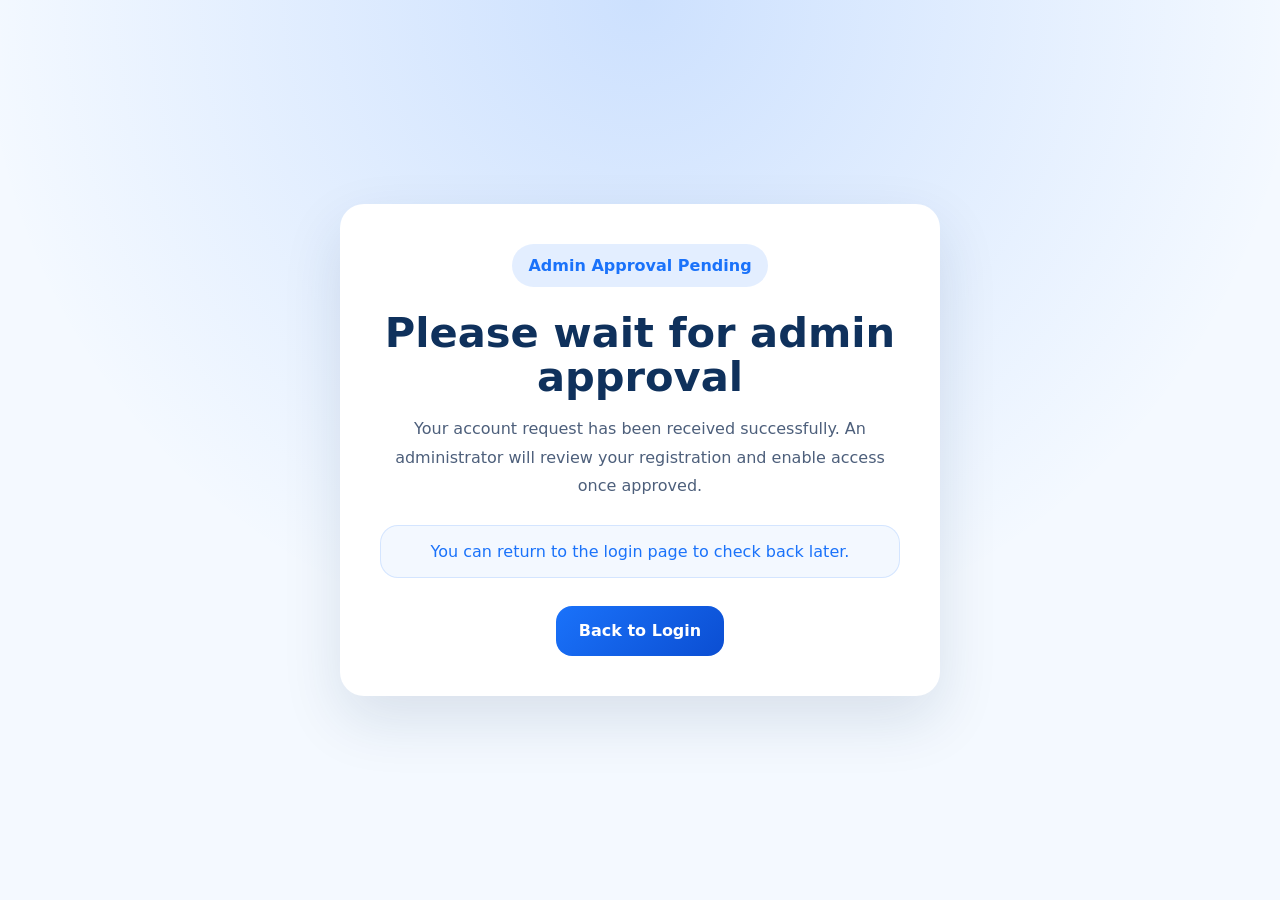
<file: gapp/templates/approval.html>
<!DOCTYPE html>
<html lang="en">
<head>
  <meta charset="UTF-8" />
  <meta name="viewport" content="width=device-width, initial-scale=1.0" />
  <title>Waiting for Approval</title>
  <style>
    body {
      margin: 0;
      min-height: 100vh;
      display: flex;
      align-items: center;
      justify-content: center;
      background: radial-gradient(circle at top, rgba(26, 114, 250, 0.18), transparent 60%), #f4f9ff;
      font-family: system-ui, sans-serif;
      color: #0f315c;
    }

    .card {
      width: min(520px, 92%);
      padding: 2.5rem;
      border-radius: 24px;
      background: #fff;
      box-shadow: 0 24px 60px rgba(15, 49, 92, 0.12);
      text-align: center;
    }

    .badge {
      display: inline-flex;
      align-items: center;
      justify-content: center;
      padding: 0.75rem 1rem;
      border-radius: 999px;
      background: rgba(26, 114, 250, 0.12);
      color: #1a72fa;
      font-weight: 700;
      margin-bottom: 1.5rem;
    }

    h1 {
      margin: 0 0 1rem;
      font-size: clamp(2rem, 4vw, 2.6rem);
      line-height: 1.05;
    }

    p {
      margin: 0 0 1.5rem;
      color: #4d5f7b;
      line-height: 1.8;
      font-size: 1rem;
    }

    .note {
      margin-top: 1.5rem;
      border: 1px solid rgba(26, 114, 250, 0.14);
      border-radius: 18px;
      padding: 1rem 1.25rem;
      background: rgba(26, 114, 250, 0.05);
      color: #1a72fa;
    }

    .button {
      display: inline-flex;
      align-items: center;
      justify-content: center;
      margin-top: 1.75rem;
      padding: 0.95rem 1.4rem;
      border-radius: 16px;
      border: none;
      background: linear-gradient(135deg, #1a72fa, #0b4ed2);
      color: #fff;
      font-weight: 700;
      text-decoration: none;
      transition: transform 0.2s ease;
    }

    .button:hover {
      transform: translateY(-1px);
    }
  </style>
</head>
<body>
  <article class="card">
    <div class="badge">Admin Approval Pending</div>
    <h1>Please wait for admin approval</h1>
    <p>Your account request has been received successfully. An administrator will review your registration and enable access once approved.</p>
    <div class="note">You can return to the login page to check back later.</div>
    <a href="/login/" class="button">Back to Login</a>
  </article>
</body>
</html>
</file>
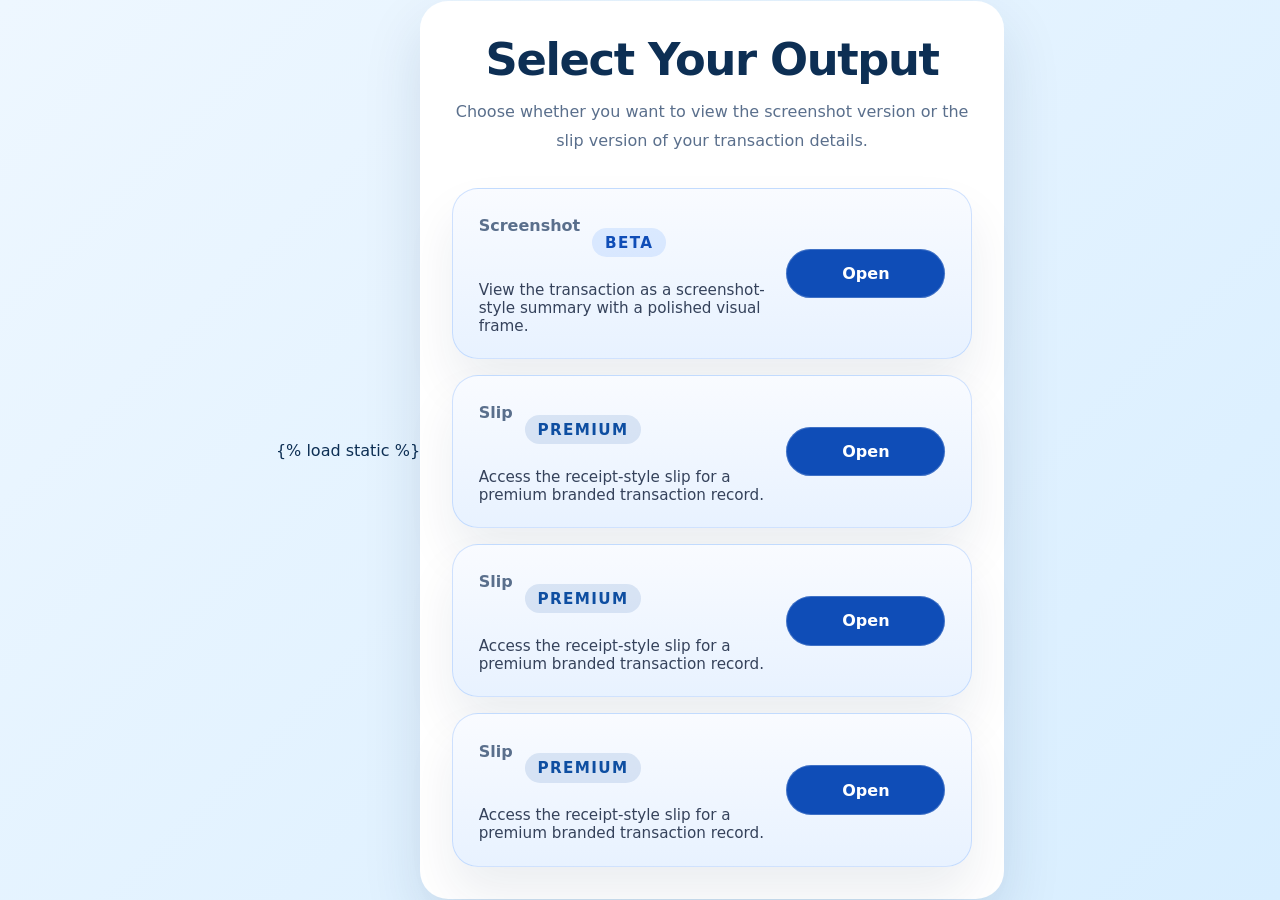
<file: gapp/templates/select.html>
<!DOCTYPE html>
<html lang="en">
{% load static %}
<head>
   <meta charset="UTF-8" />
   <meta name="viewport" content="width=device-width, initial-scale=1.0" />
   <title>Select Output</title>
   <style>
      body {
         margin: 0;
         min-height: 100vh;
         display: flex;
         align-items: center;
         justify-content: center;
         background: linear-gradient(135deg, #eef7ff 0%, #d8eeff 100%);
         font-family: "Inter", system-ui, sans-serif;
         color: #0d2f54;
      }
      .page {
         width: min(520px, 92%);
         background: #ffffff;
         border-radius: 28px;
         box-shadow: 0 24px 60px rgba(15, 49, 92, 0.12);
         padding: 2rem;
         text-align: center;
      }
      .page h1 {
         margin: 0 0 0.75rem;
         font-size: clamp(1.9rem, 4vw, 2.8rem);
         letter-spacing: -0.03em;
      }
      .page p {
         margin: 0 0 2rem;
         color: #5a6f8c;
         line-height: 1.8;
         font-size: 1rem;
      }
      .options {
         display: grid;
         gap: 1rem;
      }
      .option-card {
         display: flex;
         justify-content: space-between;
         align-items: center;
         padding: 1.45rem 1.6rem;
         border-radius: 26px;
         background: linear-gradient(180deg, #f9fbff 0%, #e8f2ff 100%);
         border: 1px solid rgba(26, 114, 250, 0.18);
         box-shadow: 0 28px 50px rgba(8, 33, 80, 0.08);
         transition: transform 0.25s ease, box-shadow 0.25s ease, border-color 0.25s ease;
         text-decoration: none;
         color: inherit;
      }
      .option-card:hover {
         transform: translateY(-4px);
         border-color: rgba(26, 114, 250, 0.35);
         box-shadow: 0 30px 60px rgba(8, 33, 80, 0.14);
      }
      .option-card__info {
         display: grid;
         gap: 0.5rem;
         text-align: left;
      }
      .option-card span {
         font-size: 0.95rem;
         color: #35425b;
      }
      .option-title {
         font-size: 1.15rem;
         font-weight: 800;
         margin: 0;
      }
      .badge {
         display: inline-flex;
         align-items: center;
         justify-content: center;
         padding: 0.35rem 0.8rem;
         border-radius: 999px;
         font-size: 0.78rem;
         font-weight: 700;
         text-transform: uppercase;
         letter-spacing: 0.09em;
      }
      .badge.beta {
         background: rgba(26, 114, 250, 0.12);
         color: #0f4db7;
      }
      .badge.premium {
         background: rgba(12, 74, 167, 0.12);
         color: #0e4ea1;
      }
      .button {
         display: inline-flex;
         align-items: center;
         justify-content: center;
         min-width: 124px;
         padding: 0.95rem 1.1rem;
         border-radius: 999px;
         background: #0f4db7;
         color: #fff;
         font-weight: 700;
         text-decoration: none;
         box-shadow: inset 0 0 0 1px rgba(255,255,255,0.2);
      }
      .button:hover {
         background: #0a44a5;
      }

      @media (max-width: 480px) {
         .page {
            width: calc(100% - 24px);
            padding: 1.5rem;
            border-radius: 22px;
         }

         .page h1 {
            font-size: 1.9rem;
         }

         .page p {
            font-size: 0.95rem;
         }

         .options {
            gap: 0.85rem;
         }

         .option-card {
            flex-direction: column;
            align-items: stretch;
            padding: 1.2rem 1rem;
            gap: 0.75rem;
         }

         .option-card__info {
            gap: 0.4rem;
         }

         .option-card span {
            font-size: 0.92rem;
         }

         .option-title {
            font-size: 1.05rem;
         }

         .button {
            width: 100%;
            justify-content: center;
            padding: 0.95rem 0;
         }
      }
   </style>
</head>
<body>
   <main class="page">
      <h1>Select Your Output</h1>
      <p>Choose whether you want to view the screenshot version or the slip version of your transaction details.</p>
      <div class="options">
         <a class="option-card" href="/slip/">
            <div class="option-card__info">
               <div style="display:flex; gap:0.75rem; align-items:center;">
                  <p class="option-title">Screenshot</p>
                  <span class="badge beta">Beta</span>
               </div>
               <span>View the transaction as a screenshot-style summary with a polished visual frame.</span>
            </div>
            <div class="button">Open</div>
         </a>
         <a class="option-card" href="/screenshot/">
            <div class="option-card__info">
               <div style="display:flex; gap:0.75rem; align-items:center;">
                  <p class="option-title">Slip</p>
                  <span class="badge premium">Premium</span>
               </div>
               <span>Access the receipt-style slip for a premium branded transaction record.</span>
            </div>
            <div class="button">Open</div>
         </a>
            <a class="option-card" href="/payment/">
            <div class="option-card__info">
               <div style="display:flex; gap:0.75rem; align-items:center;">
                  <p class="option-title">Slip</p>
                  <span class="badge premium">Premium</span>
               </div>
               <span>Access the receipt-style slip for a premium branded transaction record.</span>
            </div>
            <div class="button">Open</div>
         </a>
         <a class="option-card" href="/gslip/">
            <div class="option-card__info">
               <div style="display:flex; gap:0.75rem; align-items:center;">
                  <p class="option-title">Slip</p>
                  <span class="badge premium">Premium</span>
               </div>
               <span>Access the receipt-style slip for a premium branded transaction record.</span>
            </div>
            <div class="button">Open</div>
         </a>
      </div>
   </main>
</body>
</html>
</file>
